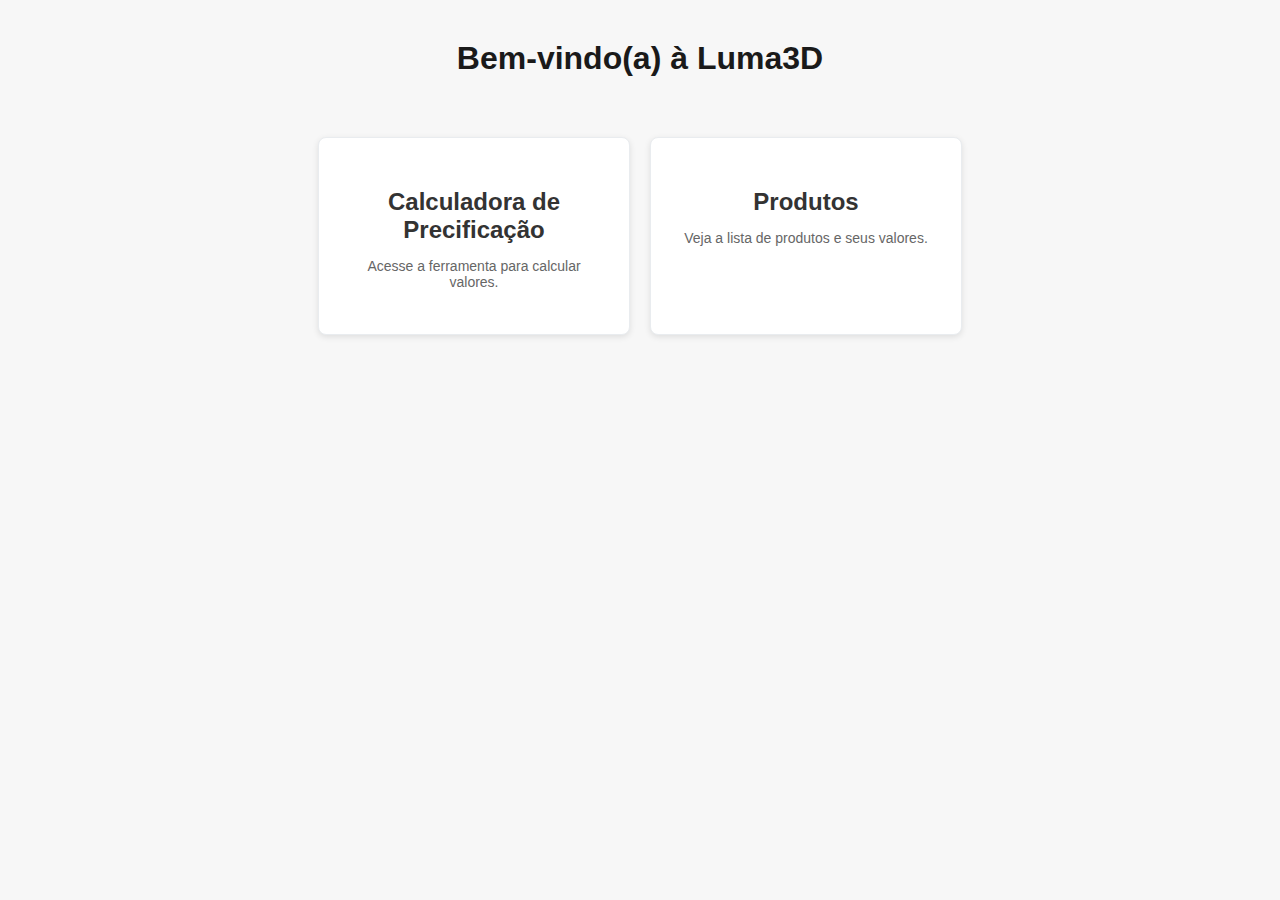
<file: index.html>
<!DOCTYPE html>
<html lang="pt-br">
<head>
  <meta charset="UTF-8">
  <meta name="viewport" content="width=device-width, initial-scale=1.0">
  <title>Home - Luma3D</title>
  <link rel="stylesheet" href="style.css">
  <style>
    body {
      display: flex;
      flex-direction: column;
      align-items: center;
      justify-content: flex-start;
      padding: 20px;
      background: #f7f7f7;
      font-family: Arial, sans-serif;
    }
    h1 {
      margin: 20px 0;
    }
    .cards {
      display: flex;
      gap: 20px;
      flex-wrap: wrap;
      justify-content: center;
      margin-top: 40px;
    }
    .card {
      background: white;
      border-radius: 8px;
      box-shadow: 0 2px 6px rgba(0,0,0,0.1);
      padding: 30px;
      width: 250px;
      text-align: center;
      transition: transform 0.2s;
      cursor: pointer;
      text-decoration: none;
      color: #333;
    }
    .card:hover {
      transform: scale(1.05);
    }
    .card h2 {
      margin-bottom: 10px;
    }
    .card p {
      font-size: 14px;
      color: #666;
    }
  </style>
</head>
<body>
  <h1>Bem-vindo(a) à Luma3D</h1>
  <div class="cards">
    <a class="card" href="calculadora.html">
      <h2>Calculadora de Precificação</h2>
      <p>Acesse a ferramenta para calcular valores.</p>
    </a>
    <a class="card" href="produtos.html">
      <h2>Produtos</h2>
      <p>Veja a lista de produtos e seus valores.</p>
    </a>
  </div>
</body>
</html>
</file>
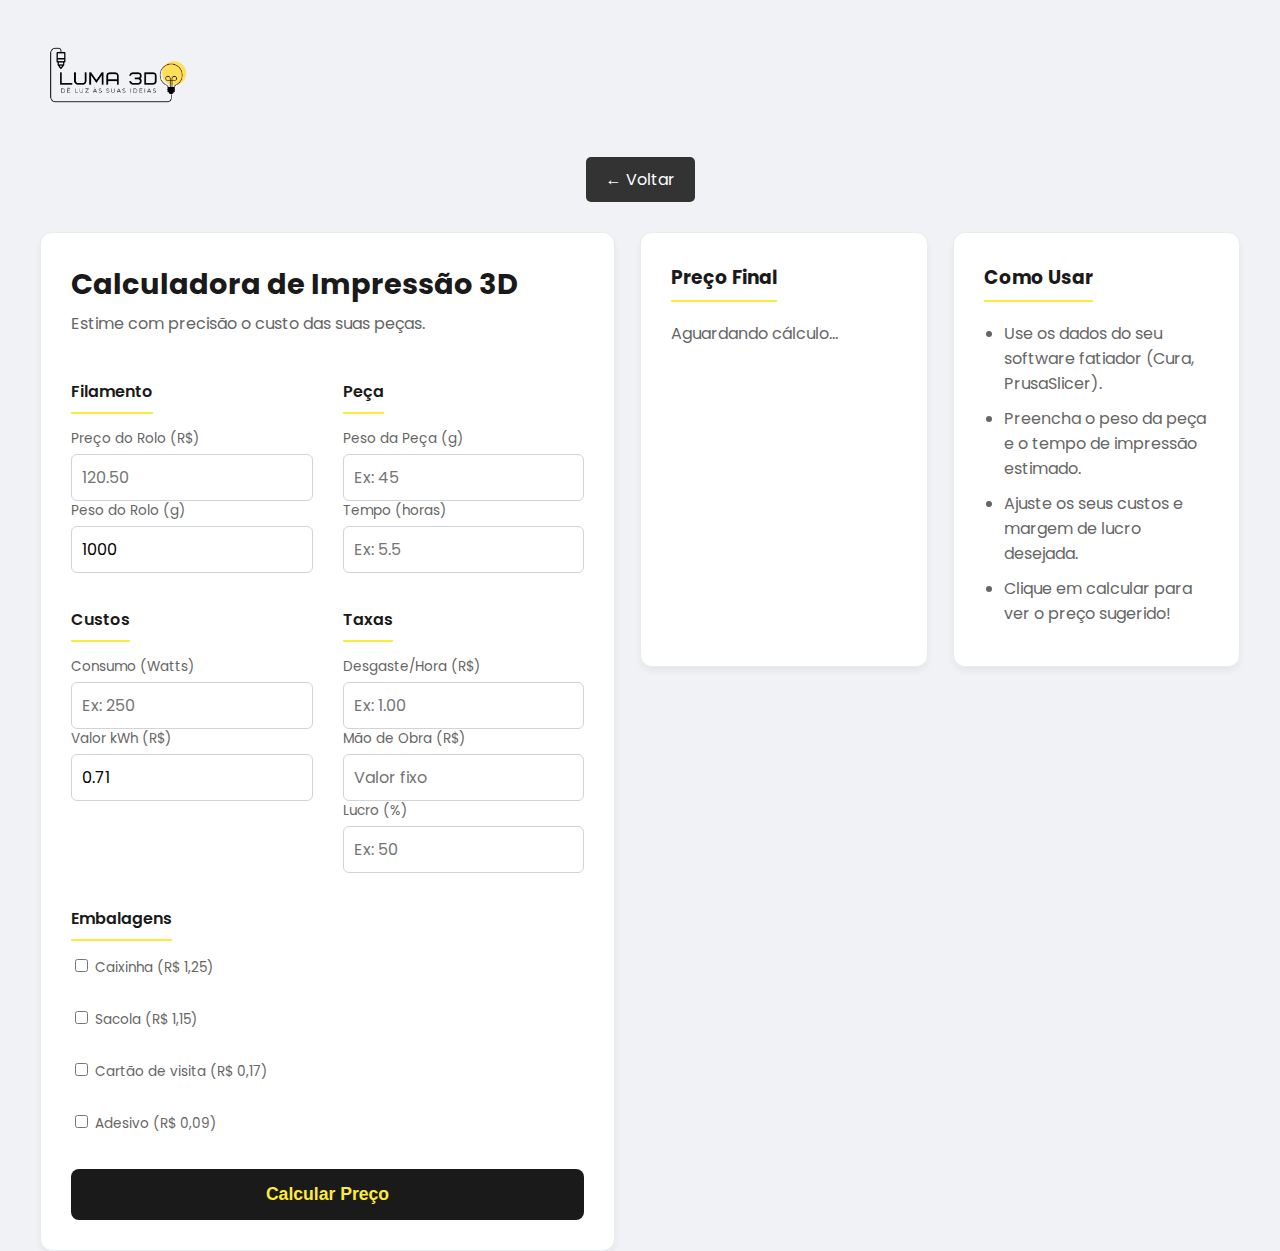
<file: calculadora.html>
<!DOCTYPE html>
<html lang="pt-br">
<head>
    <meta charset="UTF-8">
    <meta name="viewport" content="width=device-width, initial-scale=1.0">
    <title>Calculadora Luma 3D - Dê Luz às Suas Ideias</title>
    
    <link rel="preconnect" href="https://fonts.googleapis.com">
    <link rel="preconnect" href="https://fonts.gstatic.com" crossorigin>
    <link href="https://fonts.googleapis.com/css2?family=Poppins:wght@400;600;700&display=swap" rel="stylesheet">
    
    <link rel="stylesheet" href="style.css">
</head>
<style>
    .top-bar {
      text-align: center;
      margin-bottom: 30px;
    }
    .btn {
      display: inline-block;
      padding: 10px 20px;
      background: #333;
      color: #fff;
      text-decoration: none;
      border-radius: 5px;
      margin: 0 5px;
      cursor: pointer;
    }
</style>
<body>

    <header class="site-header">
        <div class="header-container">
            <img src="logo.png" alt="Logo Luma 3D" class="logo">
        </div>
        <div class="top-bar">
            <a class="btn" href="index.html">← Voltar</a>
        </div>
    </header>

    <div class="main-container">
        <div class="main-grid">

            <main class="card calculator-card">
                <h1>Calculadora de Impressão 3D</h1>
                <p>Estime com precisão o custo das suas peças.</p>
                
                <div class="form-sections">
                    <section class="input-group">
                        <h2>Filamento</h2>
                        <label for="precoRolo">Preço do Rolo (R$)</label>
                        <input type="number" id="precoRolo" placeholder="120.50">
                        <label for="pesoRolo">Peso do Rolo (g)</label>
                        <input type="number" id="pesoRolo" value="1000">
                    </section>

                    <section class="input-group">
                        <h2>Peça</h2>
                        <label for="pesoPeca">Peso da Peça (g)</label>
                        <input type="number" id="pesoPeca" placeholder="Ex: 45">
                        <label for="tempoImpressao">Tempo (horas)</label>
                        <input type="number" id="tempoImpressao" placeholder="Ex: 5.5">
                    </section>

                    <section class="input-group">
                        <h2>Custos</h2>
                        <label for="consumoWatts">Consumo (Watts)</label>
                        <input type="number" id="consumoWatts" placeholder="Ex: 250">
                        <label for="valorKwh">Valor kWh (R$)</label>
                        <input type="number" id="valorKwh" value="0.71">
                    </section>
                    
                    <section class="input-group">
                        <h2>Taxas</h2>
                        <label for="custoDesgasteHora">Desgaste/Hora (R$)</label>
                        <input type="number" id="custoDesgasteHora" placeholder="Ex: 1.00">
                        <label for="taxaPreparacao">Mão de Obra (R$)</label>
                        <input type="number" id="taxaPreparacao" placeholder="Valor fixo">
                        <label for="margemLucro">Lucro (%)</label>
                        <input type="number" id="margemLucro" placeholder="Ex: 50">
                    </section>
                    <section class="input-group">
                        <h2>Embalagens</h2>
                        <label><input type="checkbox" class="extra-item" value="1.25"> Caixinha (R$ 1,25)</label><br>
                        <label><input type="checkbox" class="extra-item" value="1.15"> Sacola (R$ 1,15)</label><br>
                        <label><input type="checkbox" class="extra-item" value="0.17"> Cartão de visita (R$ 0,17)</label><br>
                        <label><input type="checkbox" class="extra-item" value="0.09"> Adesivo (R$ 0,09)</label>
                    </section>
                </div>
                <button onclick="calcularPreco()">Calcular Preço</button>
            </main>

            <div class="card result-card">
                <h3>Preço Final</h3>
                <div id="resultado">
                    <span class="placeholder">Aguardando cálculo...</span>
                </div>
            </div>

            <div class="card info-card">
                <h3>Como Usar</h3>
                <ul>
                    <li>Use os dados do seu software fatiador (Cura, PrusaSlicer).</li>
                    <li>Preencha o peso da peça e o tempo de impressão estimado.</li>
                    <li>Ajuste os seus custos e margem de lucro desejada.</li>
                    <li>Clique em calcular para ver o preço sugerido!</li>
                </ul>
            </div>
            
        </div>
    </div>

    <script src="script.js"></script>
</body>
</html>
</file>
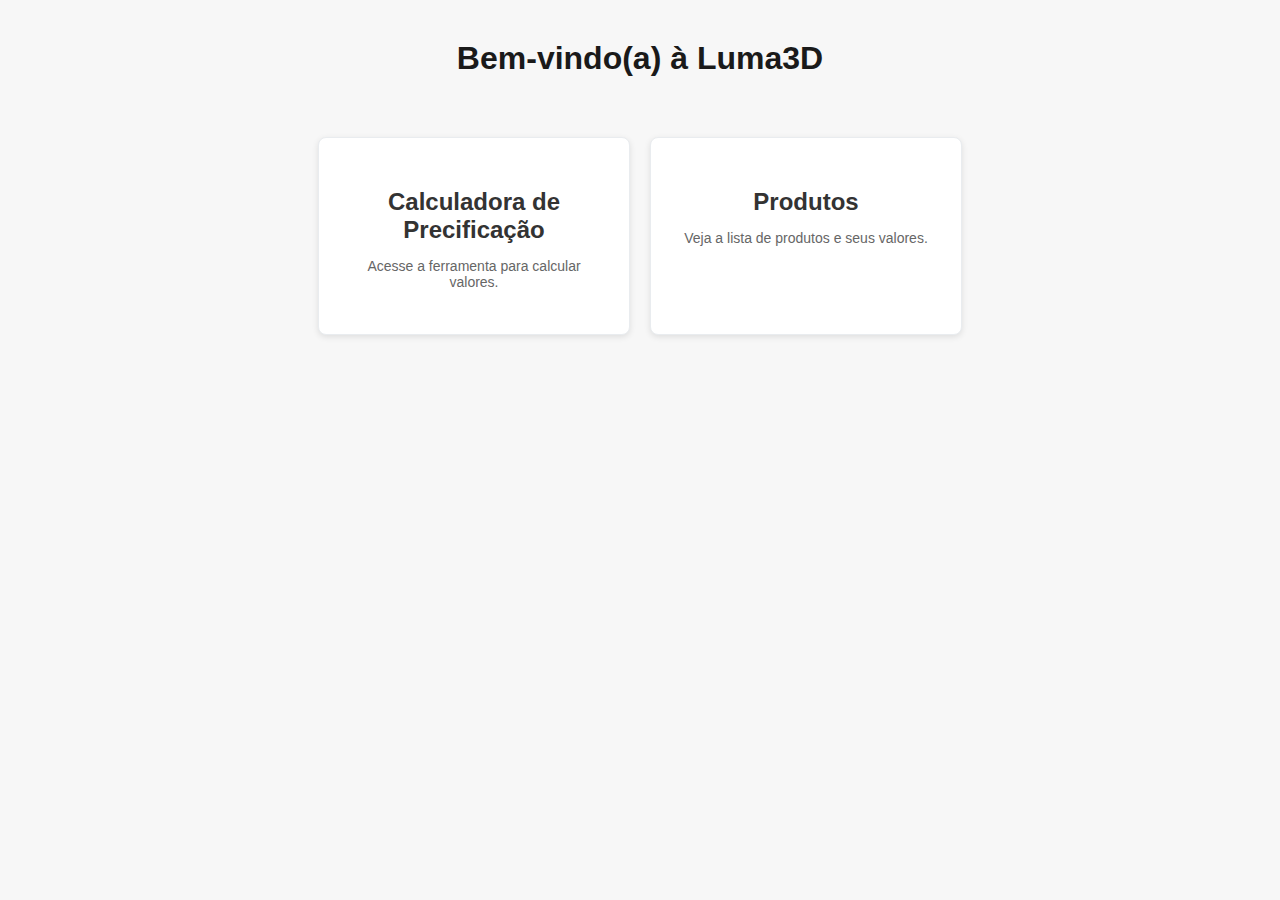
<file: home.html>
<!DOCTYPE html>
<html lang="pt-br">
<head>
  <meta charset="UTF-8">
  <meta name="viewport" content="width=device-width, initial-scale=1.0">
  <title>Home - Luma3D</title>
  <link rel="stylesheet" href="style.css">
  <style>
    body {
      display: flex;
      flex-direction: column;
      align-items: center;
      justify-content: flex-start;
      padding: 20px;
      background: #f7f7f7;
      font-family: Arial, sans-serif;
    }
    h1 {
      margin: 20px 0;
    }
    .cards {
      display: flex;
      gap: 20px;
      flex-wrap: wrap;
      justify-content: center;
      margin-top: 40px;
    }
    .card {
      background: white;
      border-radius: 8px;
      box-shadow: 0 2px 6px rgba(0,0,0,0.1);
      padding: 30px;
      width: 250px;
      text-align: center;
      transition: transform 0.2s;
      cursor: pointer;
      text-decoration: none;
      color: #333;
    }
    .card:hover {
      transform: scale(1.05);
    }
    .card h2 {
      margin-bottom: 10px;
    }
    .card p {
      font-size: 14px;
      color: #666;
    }
  </style>
</head>
<body>
  <h1>Bem-vindo(a) à Luma3D</h1>
  <div class="cards">
    <a class="card" href="index.html">
      <h2>Calculadora de Precificação</h2>
      <p>Acesse a ferramenta para calcular valores.</p>
    </a>
    <a class="card" href="produtos.html">
      <h2>Produtos</h2>
      <p>Veja a lista de produtos e seus valores.</p>
    </a>
  </div>
</body>
</html>
</file>
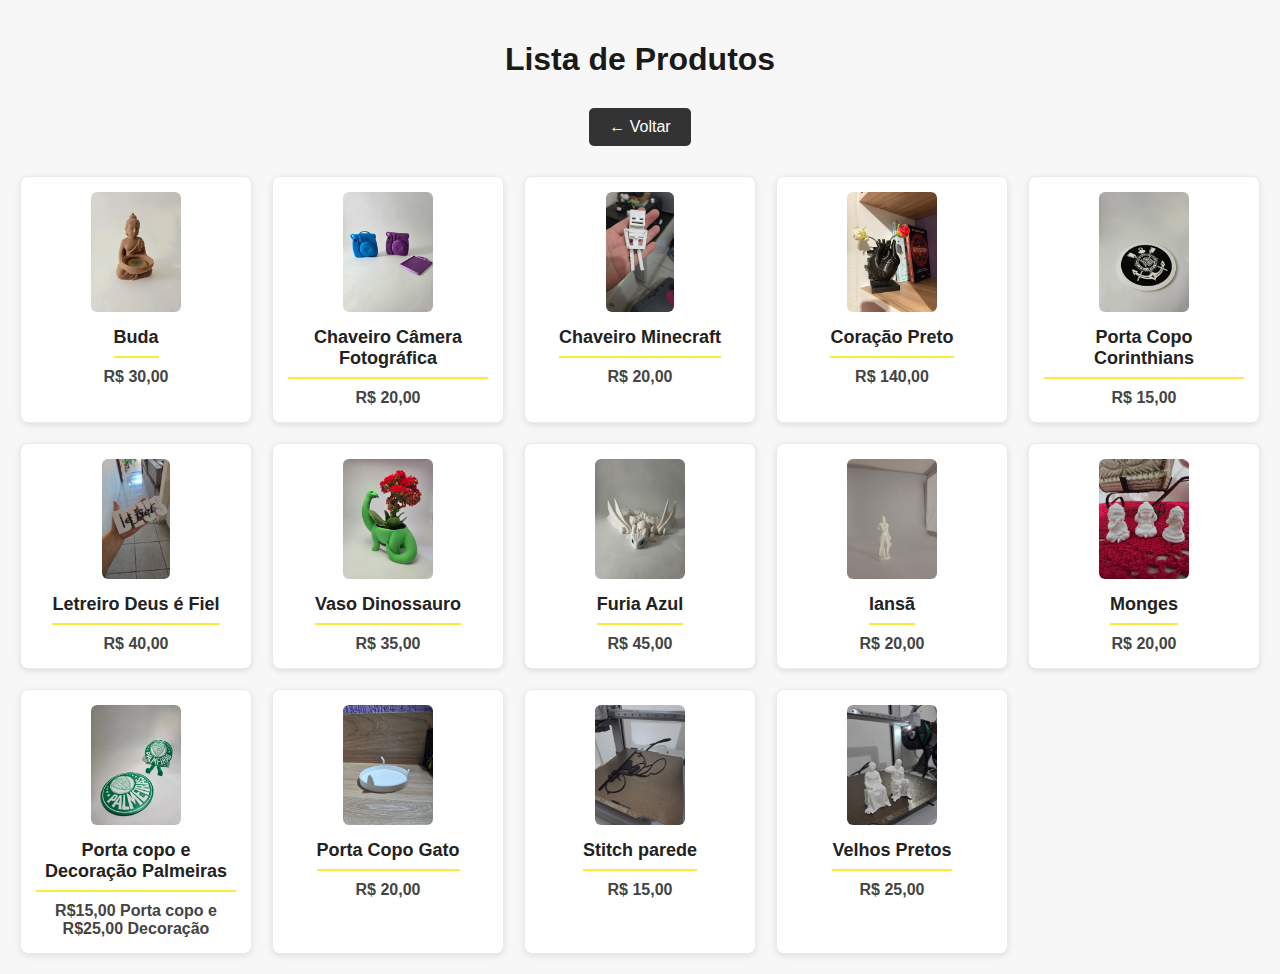
<file: produtos.html>
<!DOCTYPE html>
<html lang="pt-br">
<head>
  <meta charset="UTF-8">
  <meta name="viewport" content="width=device-width, initial-scale=1.0">
  <title>Produtos - Luma3D</title>
  <link rel="stylesheet" href="style.css">
  <style>
    body {
      background: #f7f7f7;
      font-family: Arial, sans-serif;
      padding: 20px;
    }
    h1 {
      text-align: center;
      margin-bottom: 30px;
    }
    .top-bar {
      text-align: center;
      margin-bottom: 30px;
    }
    .btn {
      display: inline-block;
      padding: 10px 20px;
      background: #333;
      color: #fff;
      text-decoration: none;
      border-radius: 5px;
      margin: 0 5px;
      cursor: pointer;
    }
    .grid {
      display: grid;
      grid-template-columns: repeat(auto-fit, minmax(200px, 1fr));
      gap: 20px;
    }
    .card {
      background: #fff;
      border-radius: 8px;
      padding: 15px;
      box-shadow: 0 2px 6px rgba(0,0,0,0.1);
      display: flex;
      flex-direction: column;
      align-items: center;
      text-align: center;
    }
    .card img {
      max-width: 100%;
      height: 120px;
      object-fit: cover;
      border-radius: 6px;
      margin-bottom: 10px;
    }
    .card h3 {
      margin: 5px 0;
      font-size: 18px;
      color: #222;
    }
    .card p {
      margin: 5px 0 0;
      font-weight: bold;
      color: #444;
      font-size: 16px;
    }
  </style>
</head>
<body>
  <h1>Lista de Produtos</h1>
  <div class="top-bar">
    <a class="btn" href="index.html">← Voltar</a>
  </div>

  <div class="grid" id="productGrid">
    <!-- Produtos aparecem aqui -->
  </div>

  <script>
    // Lista de produtos editável diretamente no código
    const products = [
      { name: "Buda", price: "R$ 30,00", image: "/imagens/buda.jpeg" },
      { name: "Chaveiro Câmera Fotográfica", price: "R$ 20,00", image: "/imagens/chavmaquina.jpeg" },
      { name: "Chaveiro Minecraft", price: "R$ 20,00", image: "/imagens/chavmine.jpeg" },
      { name: "Coração Preto", price: "R$ 140,00", image: "/imagens/coracaopreto.jpeg" },
      { name: "Porta Copo Corinthians", price: "R$ 15,00", image: "/imagens/corinthians.jpeg" },
      { name: "Letreiro Deus é Fiel", price: "R$ 40,00", image: "/imagens/deusefiel.jpeg" },
      { name: "Vaso Dinossauro", price: "R$ 35,00", image: "/imagens/dino.jpeg" },
      { name: "Furia Azul", price: "R$ 45,00", image: "/imagens/furiaazul.jpeg" },
      { name: "Iansã", price: "R$ 20,00", image: "/imagens/iansa.jpeg" },
      { name: "Monges", price: "R$ 20,00", image: "/imagens/monges.jpeg" },
      { name: "Porta copo e Decoração Palmeiras", price: "R$15,00 Porta copo e R$25,00 Decoração", image: "/imagens/palmeiras.jpeg" },
      { name: "Porta Copo Gato", price: "R$ 20,00", image: "/imagens/portacopogato.jpeg" },
      { name: "Stitch parede", price: "R$ 15,00", image: "/imagens/stitch.jpeg" },
      { name: "Velhos Pretos", price: "R$ 25,00", image: "/imagens/velhospretos.jpeg" }
      
    ];

    const grid = document.getElementById('productGrid');

    function renderProducts() {
      grid.innerHTML = '';
      products.forEach((p) => {
        const card = document.createElement('div');
        card.className = 'card';
        card.innerHTML = `
          <img src="${p.image}" alt="${p.name}">
          <h3>${p.name}</h3>
          <p>${p.price}</p>
        `;
        grid.appendChild(card);
      });
    }

    renderProducts();
  </script>
</body>
</html>
</file>
<file: style.css>
/* --- GERAL E VARIÁVEIS DE COR --- */
:root {
    --cor-amarelo: #FEEA3B;
    --cor-preto: #1a1a1a;
    --cor-cinza: #666;
    --cor-fundo: #f0f2f5;
    --cor-branco: #ffffff;
    --cor-borda: #e9ecef;
    --raio-borda: 12px;
    --sombra: 0 4px 6px rgba(0, 0, 0, 0.05);
}

body {
    font-family: 'Poppins', sans-serif;
    background-color: var(--cor-fundo);
    color: var(--cor-preto);
    margin: 0;
}

/* --- CABEÇALHO COM A LOGO --- */
.site-header {
    
    margin-bottom: 2px; /* Espaço entre cabeçalho e grid */
}

.header-container {
    max-width: 1200px;
    margin: 0 auto;
    padding: 0 20px;
}

.logo {
    height: 150px; /* Altura fixa para a logo */
    width: auto;
	
}

/* --- GRID DE PAINÉIS PRINCIPAL --- */
.main-container {
    max-width: 1200px;
    margin: 0 auto;
    padding: 0 20px;
}

.main-grid {
    display: grid;
    /* 3 colunas, a primeira (calculadora) é 2x maior */
    grid-template-columns: 2fr 1fr 1fr; 
    gap: 25px; /* Espaçamento entre os painéis */
}

/* --- ESTILO BASE PARA TODOS OS PAINÉIS (CARDS) --- */
.card {
    background-color: var(--cor-branco);
    padding: 30px;
    border-radius: var(--raio-borda);
    box-shadow: var(--sombra);
    border: 1px solid var(--cor-borda);
}

/* --- ESTILO DO PAINEL DA CALCULADORA --- */
.calculator-card {
    /* Ocupa a primeira coluna, da linha 1 até a 3 */
    grid-column: 1 / 2;
    grid-row: 1 / 3;
}

.calculator-card h1 {
    margin-top: 0;
    margin-bottom: 5px;
    font-size: 1.8rem;
}

.calculator-card p {
    margin-top: 0;
    margin-bottom: 30px;
    color: var(--cor-cinza);
}

.form-sections {
    display: grid;
    grid-template-columns: 1fr 1fr;
    gap: 20px 30px;
}

.input-group h2 {
    font-size: 1rem;
    font-weight: 600;
    padding-bottom: 8px;
    margin-bottom: 15px;
    border-bottom: 2px solid var(--cor-amarelo);
    display: inline-block; /* Faz a borda ficar só no texto */
}

label {
    display: block;
    margin-bottom: 5px;
    font-size: 0.85rem;
    color: var(--cor-cinza);
}

input[type="number"] {
    width: 100%;
    padding: 10px;
    border: 1px solid #ced4da;
    border-radius: 6px;
    box-sizing: border-box;
    font-size: 1rem;
    font-family: 'Poppins', sans-serif;
    transition: all 0.2s ease;
}

input[type="number"]:focus {
    outline: none;
    border-color: var(--cor-amarelo);
    box-shadow: 0 0 0 3px rgba(254, 234, 59, 0.3);
}

.calculator-card button {
    width: 100%;
    padding: 15px;
    margin-top: 30px;
    background-color: var(--cor-preto);
    color: var(--cor-amarelo);
    border: none;
    border-radius: 8px;
    font-size: 1.1rem;
    font-weight: 600;
    cursor: pointer;
    transition: background-color 0.2s ease;
}

.calculator-card button:hover {
    background-color: #333;
}

/* --- ESTILO DOS PAINÉIS DA DIREITA --- */
.card h3 {
    margin-top: 0;
    border-bottom: 2px solid var(--cor-amarelo);
    padding-bottom: 8px;
    display: inline-block;
}

.result-card #resultado .placeholder {
    color: var(--cor-cinza);
    font-size: 1rem;
}

#resultado .label {
    display: block;
    font-size: 1rem;
    color: var(--cor-cinza);
}

#resultado .preco {
    display: block;
    font-size: 2.5rem;
    font-weight: 700;
    color: var(--cor-preto);
}

.info-card ul {
    padding-left: 20px;
    margin: 0;
    color: var(--cor-cinza);
}

.info-card li {
    margin-bottom: 10px;
}

/* --- RESPONSIVIDADE PARA TELAS MENORES --- */
@media (max-width: 1024px) {
    .main-grid {
        /* Muda para 2 colunas */
        grid-template-columns: 2fr 1fr;
    }
    .calculator-card {
        /* Continua na primeira coluna, mas o card de info vai pra baixo */
        grid-column: 1 / 2;
        grid-row: 1 / 3;
    }
    .info-card {
        /* Ocupa a segunda coluna inteira, mas na segunda linha */
        grid-column: 2 / 3;
        grid-row: 2 / 3;
    }
}

@media (max-width: 768px) {
    .site-header { margin-bottom: 20px; }
    .main-grid {
        /* Vira uma única coluna */
        grid-template-columns: 1fr;
    }
    .calculator-card, .result-card, .info-card {
        /* Reseta a posição no grid, eles empilham naturalmente */
        grid-column: auto;
        grid-row: auto;
    }
    .form-sections {
        grid-template-columns: 1fr; /* Inputs em uma coluna só */
    }
}
</file>
